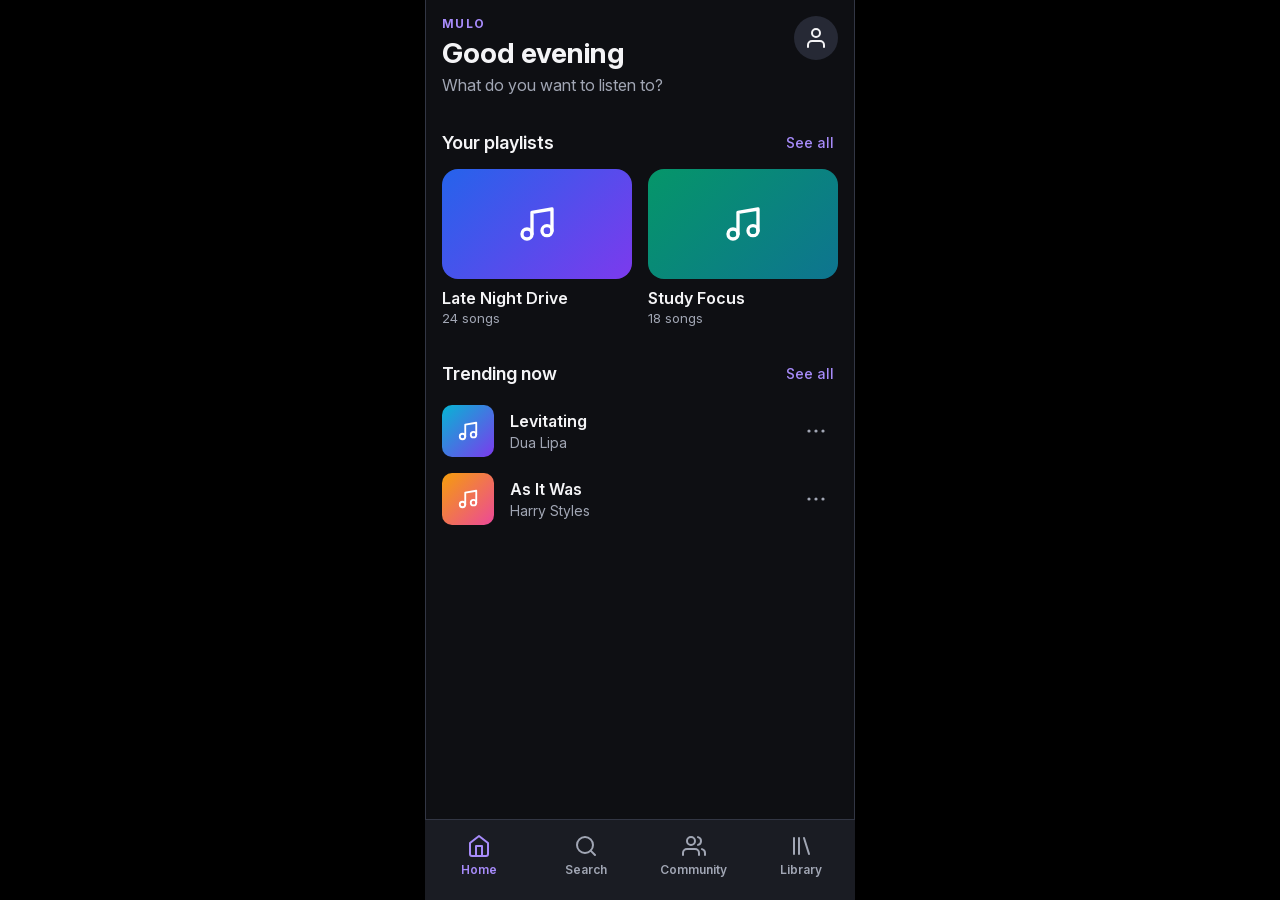
<file: mockup/index.html>
<!DOCTYPE html>
<html lang="en">
<head>
  <!--
    Mulo Music Player - Phase 3 UI Mock-Up
    Team: Music Lovers (Group 10)
    Jonah Rideout, Ahmed Yassine Messaoudi, Simon Waites,
    Guilherme Gatti, Jon Ibarlin
    Page: Home
  -->
  <meta charset="UTF-8">
  <meta name="viewport" content="width=device-width, initial-scale=1">
  <title>Mulo - Home</title>
  <link rel="stylesheet" href="css/styles.css">
</head>
<body>
  <div class="app">
    <main>

      <header class="page-header">
        <div>
          <p class="eyebrow">Mulo</p>
          <h1 class="page-title">Good evening</h1>
          <p class="page-subtitle">What do you want to listen to?</p>
        </div>
        <button class="icon-button" type="button" aria-label="Profile">
          <svg class="icon" viewBox="0 0 24 24" aria-hidden="true">
            <path d="M20 21v-2a4 4 0 0 0-4-4H8a4 4 0 0 0-4 4v2"/>
            <circle cx="12" cy="7" r="4"/>
          </svg>
        </button>
      </header>

      <section class="section">
        <div class="section-header">
          <h2 class="section-title">Your playlists</h2>
          <button class="text-button" type="button">See all</button>
        </div>
        <div class="tile-grid">
          <a class="tile" href="library.html">
            <div class="tile-art art-1">
              <svg class="icon" viewBox="0 0 24 24" aria-hidden="true">
                <path d="M9 18V5l12-2v13"/>
                <circle cx="6" cy="18" r="3"/>
                <circle cx="18" cy="16" r="3"/>
              </svg>
            </div>
            <p class="tile-title">Late Night Drive</p>
            <p class="tile-meta">24 songs</p>
          </a>
          <a class="tile" href="library.html">
            <div class="tile-art art-2">
              <svg class="icon" viewBox="0 0 24 24" aria-hidden="true">
                <path d="M9 18V5l12-2v13"/>
                <circle cx="6" cy="18" r="3"/>
                <circle cx="18" cy="16" r="3"/>
              </svg>
            </div>
            <p class="tile-title">Study Focus</p>
            <p class="tile-meta">18 songs</p>
          </a>
        </div>
      </section>

      <section class="section">
        <div class="section-header">
          <h2 class="section-title">Trending now</h2>
          <button class="text-button" type="button">See all</button>
        </div>
        <div class="song-list">

          <div class="song-row">
            <a class="song-link" href="now-playing.html">
              <div class="song-art art-3">
                <svg class="icon" viewBox="0 0 24 24" aria-hidden="true">
                  <path d="M9 18V5l12-2v13"/>
                  <circle cx="6" cy="18" r="3"/>
                  <circle cx="18" cy="16" r="3"/>
                </svg>
              </div>
              <div class="song-text">
                <p class="song-title">Levitating</p>
                <p class="song-artist">Dua Lipa</p>
              </div>
            </a>
            <button class="more-button" type="button" aria-label="More options for Levitating">
              <svg class="icon" viewBox="0 0 24 24" aria-hidden="true">
                <circle cx="5" cy="12" r="1.6"/>
                <circle cx="12" cy="12" r="1.6"/>
                <circle cx="19" cy="12" r="1.6"/>
              </svg>
            </button>
          </div>

          <div class="song-row">
            <a class="song-link" href="now-playing.html">
              <div class="song-art art-4">
                <svg class="icon" viewBox="0 0 24 24" aria-hidden="true">
                  <path d="M9 18V5l12-2v13"/>
                  <circle cx="6" cy="18" r="3"/>
                  <circle cx="18" cy="16" r="3"/>
                </svg>
              </div>
              <div class="song-text">
                <p class="song-title">As It Was</p>
                <p class="song-artist">Harry Styles</p>
              </div>
            </a>
            <button class="more-button" type="button" aria-label="More options for As It Was">
              <svg class="icon" viewBox="0 0 24 24" aria-hidden="true">
                <circle cx="5" cy="12" r="1.6"/>
                <circle cx="12" cy="12" r="1.6"/>
                <circle cx="19" cy="12" r="1.6"/>
              </svg>
            </button>
          </div>

        </div>
      </section>

    </main>

    <nav class="tab-bar" aria-label="Main navigation">
      <a class="tab-item active" href="index.html" aria-current="page">
        <svg class="icon" viewBox="0 0 24 24" aria-hidden="true">
          <path d="M3 9l9-7 9 7v11a2 2 0 0 1-2 2H5a2 2 0 0 1-2-2z"/>
          <polyline points="9 22 9 12 15 12 15 22"/>
        </svg>
        Home
      </a>
      <a class="tab-item" href="search.html">
        <svg class="icon" viewBox="0 0 24 24" aria-hidden="true">
          <circle cx="11" cy="11" r="8"/>
          <line x1="21" y1="21" x2="16.65" y2="16.65"/>
        </svg>
        Search
      </a>
      <a class="tab-item" href="community.html">
        <svg class="icon" viewBox="0 0 24 24" aria-hidden="true">
          <path d="M17 21v-2a4 4 0 0 0-4-4H5a4 4 0 0 0-4 4v2"/>
          <circle cx="9" cy="7" r="4"/>
          <path d="M23 21v-2a4 4 0 0 0-3-3.87"/>
          <path d="M16 3.13a4 4 0 0 1 0 7.75"/>
        </svg>
        Community
      </a>
      <a class="tab-item" href="library.html">
        <svg class="icon" viewBox="0 0 24 24" aria-hidden="true">
          <line x1="5" y1="4" x2="5" y2="20"/>
          <line x1="10" y1="4" x2="10" y2="20"/>
          <path d="M15 4l5 16"/>
        </svg>
        Library
      </a>
    </nav>
  </div>
</body>
</html>
</file>
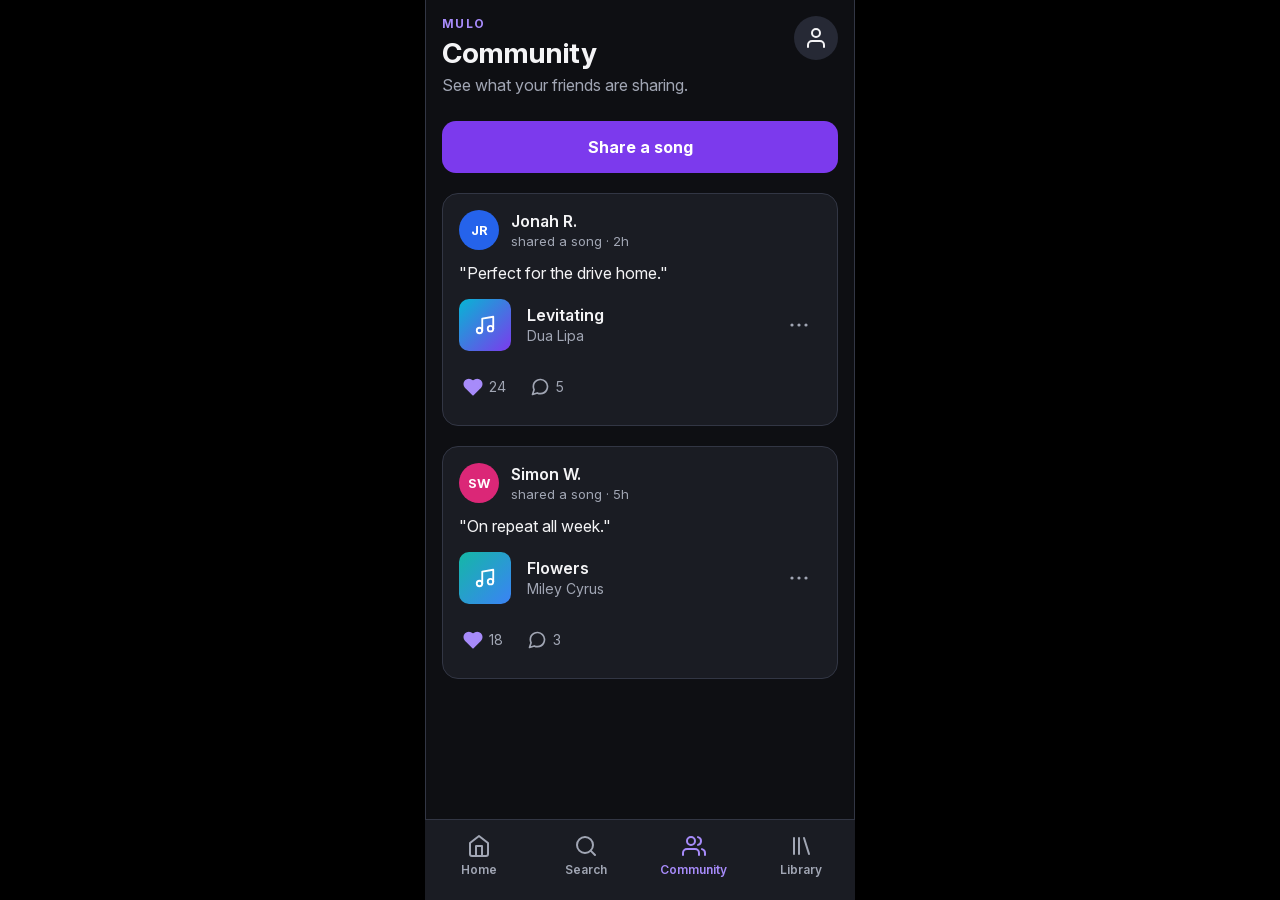
<file: mockup/community.html>
<!DOCTYPE html>
<html lang="en">
<head>
  <!--
    Mulo Music Player - Phase 3 UI Mock-Up
    Team: Music Lovers (Group 10)
    Jonah Rideout, Ahmed Yassine Messaoudi, Simon Waites,
    Guilherme Gatti, Jon Ibarlin
    Page: Community
  -->
  <meta charset="UTF-8">
  <meta name="viewport" content="width=device-width, initial-scale=1">
  <title>Mulo - Community</title>
  <link rel="stylesheet" href="css/styles.css">
</head>
<body>
  <div class="app">
    <main>

      <header class="page-header">
        <div>
          <p class="eyebrow">Mulo</p>
          <h1 class="page-title">Community</h1>
          <p class="page-subtitle">See what your friends are sharing.</p>
        </div>
        <button class="icon-button" type="button" aria-label="Profile">
          <svg class="icon" viewBox="0 0 24 24" aria-hidden="true">
            <path d="M20 21v-2a4 4 0 0 0-4-4H8a4 4 0 0 0-4 4v2"/>
            <circle cx="12" cy="7" r="4"/>
          </svg>
        </button>
      </header>

      <button class="btn btn-spaced" type="button">Share a song</button>

      <article class="post">
        <div class="post-author">
          <div class="avatar avatar-blue">JR</div>
          <div>
            <p class="post-name">Jonah R.</p>
            <p class="post-time">shared a song · 2h</p>
          </div>
        </div>
        <p class="post-quote">"Perfect for the drive home."</p>
        <div class="song-row">
          <a class="song-link" href="now-playing.html">
            <div class="song-art art-3">
              <svg class="icon" viewBox="0 0 24 24" aria-hidden="true">
                <path d="M9 18V5l12-2v13"/>
                <circle cx="6" cy="18" r="3"/>
                <circle cx="18" cy="16" r="3"/>
              </svg>
            </div>
            <div class="song-text">
              <p class="song-title">Levitating</p>
              <p class="song-artist">Dua Lipa</p>
            </div>
          </a>
          <button class="more-button" type="button" aria-label="More options for Levitating">
            <svg class="icon" viewBox="0 0 24 24" aria-hidden="true">
              <circle cx="5" cy="12" r="1.6"/>
              <circle cx="12" cy="12" r="1.6"/>
              <circle cx="19" cy="12" r="1.6"/>
            </svg>
          </button>
        </div>
        <div class="post-actions">
          <button class="action-btn" type="button" aria-label="Like, 24 likes">
            <svg class="icon" viewBox="0 0 24 24" aria-hidden="true" style="fill: var(--accent); stroke: var(--accent)">
              <path d="M20.84 4.61a5.5 5.5 0 0 0-7.78 0L12 5.67l-1.06-1.06a5.5 5.5 0 0 0-7.78 7.78l1.06 1.06L12 21.23l7.78-7.78 1.06-1.06a5.5 5.5 0 0 0 0-7.78z"/>
            </svg>
            24
          </button>
          <button class="action-btn" type="button" aria-label="Comments, 5 comments">
            <svg class="icon" viewBox="0 0 24 24" aria-hidden="true">
              <path d="M21 11.5a8.38 8.38 0 0 1-.9 3.8 8.5 8.5 0 0 1-7.6 4.7 8.38 8.38 0 0 1-3.8-.9L3 21l1.9-5.7a8.38 8.38 0 0 1-.9-3.8 8.5 8.5 0 0 1 4.7-7.6 8.38 8.38 0 0 1 3.8-.9h.5a8.48 8.48 0 0 1 8 8v.5z"/>
            </svg>
            5
          </button>
        </div>
      </article>

      <article class="post">
        <div class="post-author">
          <div class="avatar avatar-pink">SW</div>
          <div>
            <p class="post-name">Simon W.</p>
            <p class="post-time">shared a song · 5h</p>
          </div>
        </div>
        <p class="post-quote">"On repeat all week."</p>
        <div class="song-row">
          <a class="song-link" href="now-playing.html">
            <div class="song-art art-12">
              <svg class="icon" viewBox="0 0 24 24" aria-hidden="true">
                <path d="M9 18V5l12-2v13"/>
                <circle cx="6" cy="18" r="3"/>
                <circle cx="18" cy="16" r="3"/>
              </svg>
            </div>
            <div class="song-text">
              <p class="song-title">Flowers</p>
              <p class="song-artist">Miley Cyrus</p>
            </div>
          </a>
          <button class="more-button" type="button" aria-label="More options for Flowers">
            <svg class="icon" viewBox="0 0 24 24" aria-hidden="true">
              <circle cx="5" cy="12" r="1.6"/>
              <circle cx="12" cy="12" r="1.6"/>
              <circle cx="19" cy="12" r="1.6"/>
            </svg>
          </button>
        </div>
        <div class="post-actions">
          <button class="action-btn" type="button" aria-label="Like, 18 likes">
            <svg class="icon" viewBox="0 0 24 24" aria-hidden="true" style="fill: var(--accent); stroke: var(--accent)">
              <path d="M20.84 4.61a5.5 5.5 0 0 0-7.78 0L12 5.67l-1.06-1.06a5.5 5.5 0 0 0-7.78 7.78l1.06 1.06L12 21.23l7.78-7.78 1.06-1.06a5.5 5.5 0 0 0 0-7.78z"/>
            </svg>
            18
          </button>
          <button class="action-btn" type="button" aria-label="Comments, 3 comments">
            <svg class="icon" viewBox="0 0 24 24" aria-hidden="true">
              <path d="M21 11.5a8.38 8.38 0 0 1-.9 3.8 8.5 8.5 0 0 1-7.6 4.7 8.38 8.38 0 0 1-3.8-.9L3 21l1.9-5.7a8.38 8.38 0 0 1-.9-3.8 8.5 8.5 0 0 1 4.7-7.6 8.38 8.38 0 0 1 3.8-.9h.5a8.48 8.48 0 0 1 8 8v.5z"/>
            </svg>
            3
          </button>
        </div>
      </article>

    </main>

    <nav class="tab-bar" aria-label="Main navigation">
      <a class="tab-item" href="index.html">
        <svg class="icon" viewBox="0 0 24 24" aria-hidden="true">
          <path d="M3 9l9-7 9 7v11a2 2 0 0 1-2 2H5a2 2 0 0 1-2-2z"/>
          <polyline points="9 22 9 12 15 12 15 22"/>
        </svg>
        Home
      </a>
      <a class="tab-item" href="search.html">
        <svg class="icon" viewBox="0 0 24 24" aria-hidden="true">
          <circle cx="11" cy="11" r="8"/>
          <line x1="21" y1="21" x2="16.65" y2="16.65"/>
        </svg>
        Search
      </a>
      <a class="tab-item active" href="community.html" aria-current="page">
        <svg class="icon" viewBox="0 0 24 24" aria-hidden="true">
          <path d="M17 21v-2a4 4 0 0 0-4-4H5a4 4 0 0 0-4 4v2"/>
          <circle cx="9" cy="7" r="4"/>
          <path d="M23 21v-2a4 4 0 0 0-3-3.87"/>
          <path d="M16 3.13a4 4 0 0 1 0 7.75"/>
        </svg>
        Community
      </a>
      <a class="tab-item" href="library.html">
        <svg class="icon" viewBox="0 0 24 24" aria-hidden="true">
          <line x1="5" y1="4" x2="5" y2="20"/>
          <line x1="10" y1="4" x2="10" y2="20"/>
          <path d="M15 4l5 16"/>
        </svg>
        Library
      </a>
    </nav>
  </div>
</body>
</html>
</file>
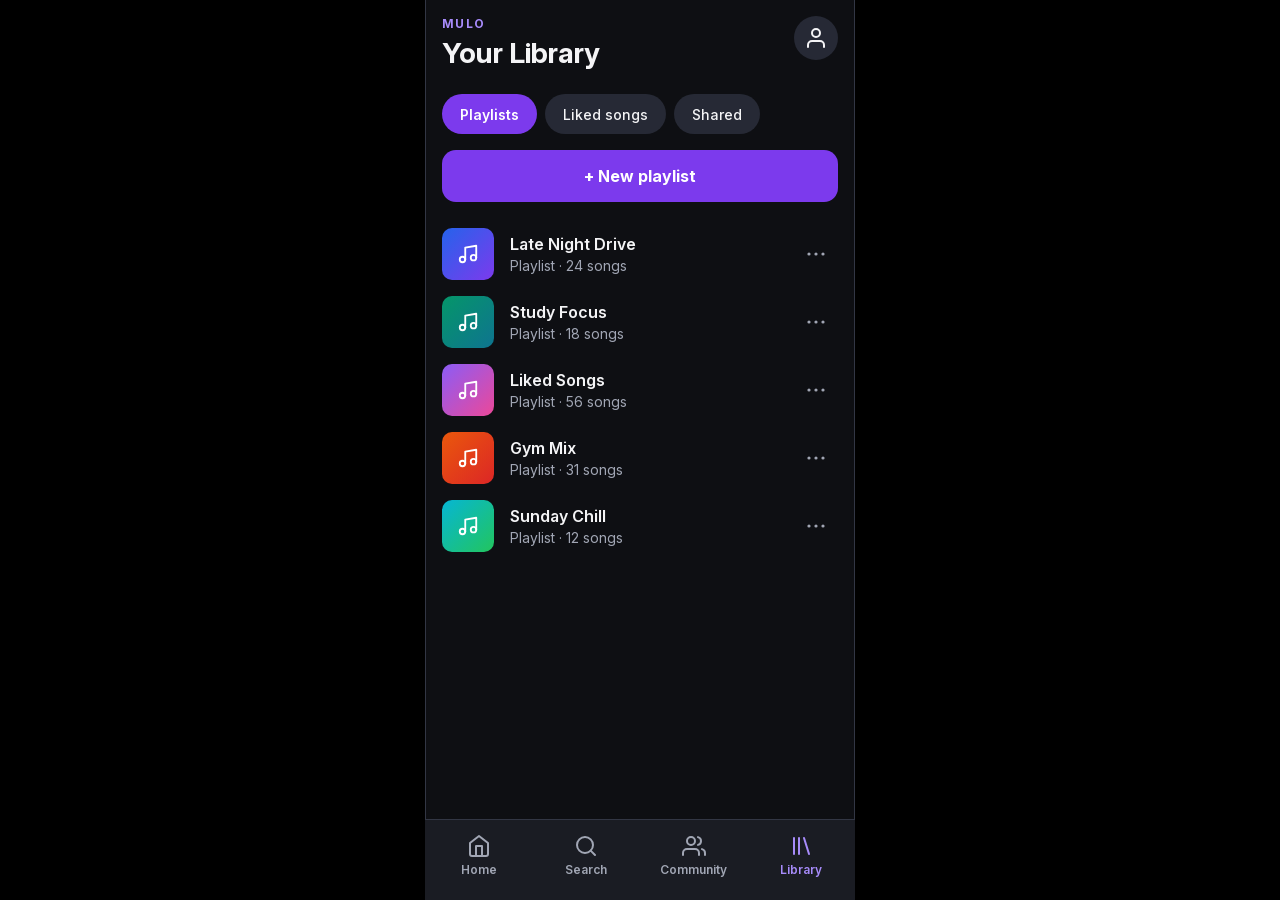
<file: mockup/library.html>
<!DOCTYPE html>
<html lang="en">
<head>
  <!--
    Mulo Music Player - Phase 3 UI Mock-Up
    Team: Music Lovers (Group 10)
    Jonah Rideout, Ahmed Yassine Messaoudi, Simon Waites,
    Guilherme Gatti, Jon Ibarlin
    Page: Library
  -->
  <meta charset="UTF-8">
  <meta name="viewport" content="width=device-width, initial-scale=1">
  <title>Mulo - Library</title>
  <link rel="stylesheet" href="css/styles.css">
</head>
<body>
  <div class="app">
    <main>

      <header class="page-header">
        <div>
          <p class="eyebrow">Mulo</p>
          <h1 class="page-title">Your Library</h1>
        </div>
        <button class="icon-button" type="button" aria-label="Profile">
          <svg class="icon" viewBox="0 0 24 24" aria-hidden="true">
            <path d="M20 21v-2a4 4 0 0 0-4-4H8a4 4 0 0 0-4 4v2"/>
            <circle cx="12" cy="7" r="4"/>
          </svg>
        </button>
      </header>

      <div class="chip-row">
        <button class="chip selected" type="button">Playlists</button>
        <button class="chip" type="button">Liked songs</button>
        <button class="chip" type="button">Shared</button>
      </div>

      <a class="btn btn-spaced" href="new-playlist.html">+ New playlist</a>

      <div class="song-list">

        <div class="song-row">
          <a class="song-link" href="now-playing.html">
            <div class="song-art art-1">
              <svg class="icon" viewBox="0 0 24 24" aria-hidden="true">
                <path d="M9 18V5l12-2v13"/>
                <circle cx="6" cy="18" r="3"/>
                <circle cx="18" cy="16" r="3"/>
              </svg>
            </div>
            <div class="song-text">
              <p class="song-title">Late Night Drive</p>
              <p class="song-artist">Playlist · 24 songs</p>
            </div>
          </a>
          <button class="more-button" type="button" aria-label="More options for Late Night Drive">
            <svg class="icon" viewBox="0 0 24 24" aria-hidden="true">
              <circle cx="5" cy="12" r="1.6"/>
              <circle cx="12" cy="12" r="1.6"/>
              <circle cx="19" cy="12" r="1.6"/>
            </svg>
          </button>
        </div>

        <div class="song-row">
          <a class="song-link" href="now-playing.html">
            <div class="song-art art-2">
              <svg class="icon" viewBox="0 0 24 24" aria-hidden="true">
                <path d="M9 18V5l12-2v13"/>
                <circle cx="6" cy="18" r="3"/>
                <circle cx="18" cy="16" r="3"/>
              </svg>
            </div>
            <div class="song-text">
              <p class="song-title">Study Focus</p>
              <p class="song-artist">Playlist · 18 songs</p>
            </div>
          </a>
          <button class="more-button" type="button" aria-label="More options for Study Focus">
            <svg class="icon" viewBox="0 0 24 24" aria-hidden="true">
              <circle cx="5" cy="12" r="1.6"/>
              <circle cx="12" cy="12" r="1.6"/>
              <circle cx="19" cy="12" r="1.6"/>
            </svg>
          </button>
        </div>

        <div class="song-row">
          <a class="song-link" href="now-playing.html">
            <div class="song-art art-9">
              <svg class="icon" viewBox="0 0 24 24" aria-hidden="true">
                <path d="M9 18V5l12-2v13"/>
                <circle cx="6" cy="18" r="3"/>
                <circle cx="18" cy="16" r="3"/>
              </svg>
            </div>
            <div class="song-text">
              <p class="song-title">Liked Songs</p>
              <p class="song-artist">Playlist · 56 songs</p>
            </div>
          </a>
          <button class="more-button" type="button" aria-label="More options for Liked Songs">
            <svg class="icon" viewBox="0 0 24 24" aria-hidden="true">
              <circle cx="5" cy="12" r="1.6"/>
              <circle cx="12" cy="12" r="1.6"/>
              <circle cx="19" cy="12" r="1.6"/>
            </svg>
          </button>
        </div>

        <div class="song-row">
          <a class="song-link" href="now-playing.html">
            <div class="song-art art-10">
              <svg class="icon" viewBox="0 0 24 24" aria-hidden="true">
                <path d="M9 18V5l12-2v13"/>
                <circle cx="6" cy="18" r="3"/>
                <circle cx="18" cy="16" r="3"/>
              </svg>
            </div>
            <div class="song-text">
              <p class="song-title">Gym Mix</p>
              <p class="song-artist">Playlist · 31 songs</p>
            </div>
          </a>
          <button class="more-button" type="button" aria-label="More options for Gym Mix">
            <svg class="icon" viewBox="0 0 24 24" aria-hidden="true">
              <circle cx="5" cy="12" r="1.6"/>
              <circle cx="12" cy="12" r="1.6"/>
              <circle cx="19" cy="12" r="1.6"/>
            </svg>
          </button>
        </div>

        <div class="song-row">
          <a class="song-link" href="now-playing.html">
            <div class="song-art art-11">
              <svg class="icon" viewBox="0 0 24 24" aria-hidden="true">
                <path d="M9 18V5l12-2v13"/>
                <circle cx="6" cy="18" r="3"/>
                <circle cx="18" cy="16" r="3"/>
              </svg>
            </div>
            <div class="song-text">
              <p class="song-title">Sunday Chill</p>
              <p class="song-artist">Playlist · 12 songs</p>
            </div>
          </a>
          <button class="more-button" type="button" aria-label="More options for Sunday Chill">
            <svg class="icon" viewBox="0 0 24 24" aria-hidden="true">
              <circle cx="5" cy="12" r="1.6"/>
              <circle cx="12" cy="12" r="1.6"/>
              <circle cx="19" cy="12" r="1.6"/>
            </svg>
          </button>
        </div>

      </div>

    </main>

    <nav class="tab-bar" aria-label="Main navigation">
      <a class="tab-item" href="index.html">
        <svg class="icon" viewBox="0 0 24 24" aria-hidden="true">
          <path d="M3 9l9-7 9 7v11a2 2 0 0 1-2 2H5a2 2 0 0 1-2-2z"/>
          <polyline points="9 22 9 12 15 12 15 22"/>
        </svg>
        Home
      </a>
      <a class="tab-item" href="search.html">
        <svg class="icon" viewBox="0 0 24 24" aria-hidden="true">
          <circle cx="11" cy="11" r="8"/>
          <line x1="21" y1="21" x2="16.65" y2="16.65"/>
        </svg>
        Search
      </a>
      <a class="tab-item" href="community.html">
        <svg class="icon" viewBox="0 0 24 24" aria-hidden="true">
          <path d="M17 21v-2a4 4 0 0 0-4-4H5a4 4 0 0 0-4 4v2"/>
          <circle cx="9" cy="7" r="4"/>
          <path d="M23 21v-2a4 4 0 0 0-3-3.87"/>
          <path d="M16 3.13a4 4 0 0 1 0 7.75"/>
        </svg>
        Community
      </a>
      <a class="tab-item active" href="library.html" aria-current="page">
        <svg class="icon" viewBox="0 0 24 24" aria-hidden="true">
          <line x1="5" y1="4" x2="5" y2="20"/>
          <line x1="10" y1="4" x2="10" y2="20"/>
          <path d="M15 4l5 16"/>
        </svg>
        Library
      </a>
    </nav>
  </div>
</body>
</html>
</file>
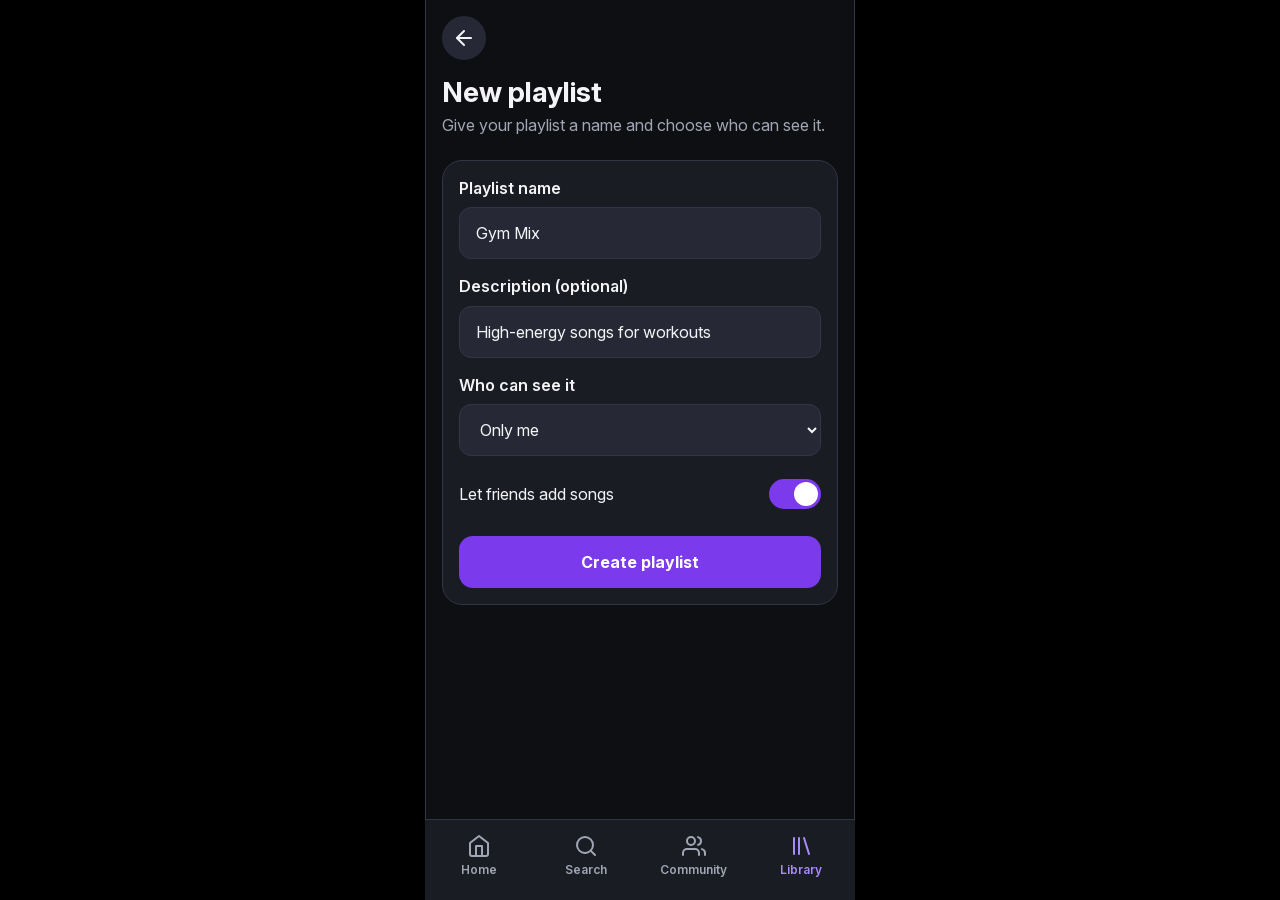
<file: mockup/new-playlist.html>
<!DOCTYPE html>
<html lang="en">
<head>
  <!--
    Mulo Music Player - Phase 3 UI Mock-Up
    Team: Music Lovers (Group 10)
    Jonah Rideout, Ahmed Yassine Messaoudi, Simon Waites,
    Guilherme Gatti, Jon Ibarlin
    Page: New Playlist
  -->
  <meta charset="UTF-8">
  <meta name="viewport" content="width=device-width, initial-scale=1">
  <title>Mulo - New Playlist</title>
  <link rel="stylesheet" href="css/styles.css">
</head>
<body>
  <div class="app">
    <main>

      <div class="back-row">
        <a class="icon-button" href="library.html" aria-label="Back to Library">
          <svg class="icon" viewBox="0 0 24 24" aria-hidden="true">
            <line x1="19" y1="12" x2="5" y2="12"/>
            <polyline points="12 19 5 12 12 5"/>
          </svg>
        </a>
      </div>

      <header class="page-header">
        <div>
          <h1 class="page-title">New playlist</h1>
          <p class="page-subtitle">Give your playlist a name and choose who can see it.</p>
        </div>
      </header>

      <!-- In Phase 4 this form will save the playlist to Supabase -->
      <form class="form-card" action="library.html" method="get">

        <div class="field">
          <label for="playlist-name">Playlist name</label>
          <input id="playlist-name" name="name" type="text" value="Gym Mix" required>
        </div>

        <div class="field">
          <label for="playlist-description">Description (optional)</label>
          <input id="playlist-description" name="description" type="text" value="High-energy songs for workouts">
        </div>

        <div class="field">
          <label for="playlist-visibility">Who can see it</label>
          <select id="playlist-visibility" name="visibility">
            <option value="me" selected>Only me</option>
            <option value="friends">Friends</option>
            <option value="everyone">Everyone</option>
          </select>
        </div>

        <div class="toggle-row">
          <label for="friends-add">Let friends add songs</label>
          <div class="toggle">
            <input id="friends-add" name="friends_add" type="checkbox" checked>
            <span class="switch"></span>
          </div>
        </div>

        <button class="btn" type="submit">Create playlist</button>

      </form>

    </main>

    <nav class="tab-bar" aria-label="Main navigation">
      <a class="tab-item" href="index.html">
        <svg class="icon" viewBox="0 0 24 24" aria-hidden="true">
          <path d="M3 9l9-7 9 7v11a2 2 0 0 1-2 2H5a2 2 0 0 1-2-2z"/>
          <polyline points="9 22 9 12 15 12 15 22"/>
        </svg>
        Home
      </a>
      <a class="tab-item" href="search.html">
        <svg class="icon" viewBox="0 0 24 24" aria-hidden="true">
          <circle cx="11" cy="11" r="8"/>
          <line x1="21" y1="21" x2="16.65" y2="16.65"/>
        </svg>
        Search
      </a>
      <a class="tab-item" href="community.html">
        <svg class="icon" viewBox="0 0 24 24" aria-hidden="true">
          <path d="M17 21v-2a4 4 0 0 0-4-4H5a4 4 0 0 0-4 4v2"/>
          <circle cx="9" cy="7" r="4"/>
          <path d="M23 21v-2a4 4 0 0 0-3-3.87"/>
          <path d="M16 3.13a4 4 0 0 1 0 7.75"/>
        </svg>
        Community
      </a>
      <a class="tab-item active" href="library.html" aria-current="page">
        <svg class="icon" viewBox="0 0 24 24" aria-hidden="true">
          <line x1="5" y1="4" x2="5" y2="20"/>
          <line x1="10" y1="4" x2="10" y2="20"/>
          <path d="M15 4l5 16"/>
        </svg>
        Library
      </a>
    </nav>
  </div>
</body>
</html>
</file>
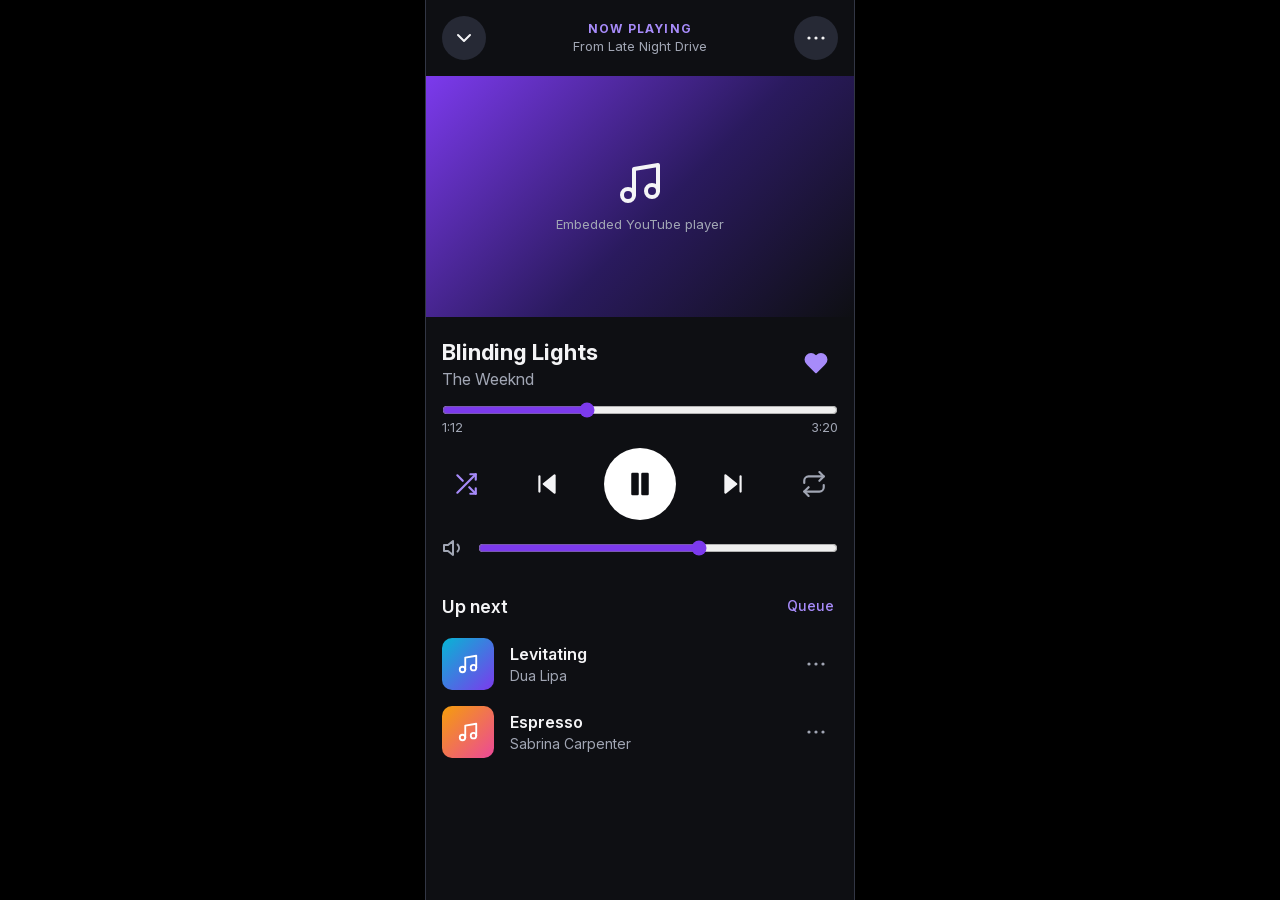
<file: mockup/now-playing.html>
<!DOCTYPE html>
<html lang="en">
<head>
  <!--
    Mulo Music Player - Phase 3 UI Mock-Up
    Team: Music Lovers (Group 10)
    Jonah Rideout, Ahmed Yassine Messaoudi, Simon Waites,
    Guilherme Gatti, Jon Ibarlin
    Page: Now Playing
  -->
  <meta charset="UTF-8">
  <meta name="viewport" content="width=device-width, initial-scale=1">
  <title>Mulo - Now Playing</title>
  <link rel="stylesheet" href="css/styles.css">
</head>
<body>
  <div class="app" style="padding-bottom: 24px;">

    <header class="np-top">
      <!-- Close: leaves Now Playing and shrinks the player to the top (ADR 2) -->
      <a class="icon-button" href="search-playing.html" aria-label="Close Now Playing">
        <svg class="icon" viewBox="0 0 24 24" aria-hidden="true">
          <polyline points="6 9 12 15 18 9"/>
        </svg>
      </a>
      <div class="np-title-block">
        <p class="np-label">Now Playing</p>
        <p class="np-from">From Late Night Drive</p>
      </div>
      <button class="icon-button" type="button" aria-label="More options">
        <svg class="icon" viewBox="0 0 24 24" aria-hidden="true">
          <circle cx="5" cy="12" r="1.6" style="fill: currentColor; stroke: none"/>
          <circle cx="12" cy="12" r="1.6" style="fill: currentColor; stroke: none"/>
          <circle cx="19" cy="12" r="1.6" style="fill: currentColor; stroke: none"/>
        </svg>
      </button>
    </header>

    <!-- Player placeholder (the real app uses the YouTube IFrame player here) -->
    <div class="player-box">
      <svg class="icon" viewBox="0 0 24 24" aria-hidden="true">
        <path d="M9 18V5l12-2v13"/>
        <circle cx="6" cy="18" r="3"/>
        <circle cx="18" cy="16" r="3"/>
      </svg>
      <p>Embedded YouTube player</p>
    </div>

    <main class="np-body" style="padding-top: 0;">

      <div class="np-info">
        <div>
          <h1 class="np-song">Blinding Lights</h1>
          <p class="np-artist">The Weeknd</p>
        </div>
        <button class="like-button" type="button" aria-label="Unlike this song">
          <svg class="icon" viewBox="0 0 24 24" aria-hidden="true">
            <path d="M20.84 4.61a5.5 5.5 0 0 0-7.78 0L12 5.67l-1.06-1.06a5.5 5.5 0 0 0-7.78 7.78l1.06 1.06L12 21.23l7.78-7.78 1.06-1.06a5.5 5.5 0 0 0 0-7.78z"/>
          </svg>
        </button>
      </div>

      <div>
        <label class="visually-hidden" for="seek">Seek</label>
        <input class="slider" id="seek" type="range" min="0" max="200" value="72">
        <div class="time-row">
          <span>1:12</span>
          <span>3:20</span>
        </div>
      </div>

      <div class="controls">
        <button class="control-btn on" type="button" aria-label="Shuffle (on)">
          <svg class="icon" viewBox="0 0 24 24" aria-hidden="true">
            <polyline points="16 3 21 3 21 8"/>
            <line x1="4" y1="20" x2="21" y2="3"/>
            <polyline points="21 16 21 21 16 21"/>
            <line x1="15" y1="15" x2="21" y2="21"/>
            <line x1="4" y1="4" x2="9" y2="9"/>
          </svg>
        </button>
        <button class="control-btn strong" type="button" aria-label="Previous song">
          <svg class="icon" viewBox="0 0 24 24" aria-hidden="true">
            <polygon points="19 20 9 12 19 4 19 20" style="fill: currentColor"/>
            <line x1="5" y1="19" x2="5" y2="5"/>
          </svg>
        </button>
        <button class="play-btn" type="button" aria-label="Pause">
          <svg class="icon" viewBox="0 0 24 24" aria-hidden="true">
            <rect x="6" y="4" width="4" height="16"/>
            <rect x="14" y="4" width="4" height="16"/>
          </svg>
        </button>
        <button class="control-btn strong" type="button" aria-label="Next song">
          <svg class="icon" viewBox="0 0 24 24" aria-hidden="true">
            <polygon points="5 4 15 12 5 20 5 4" style="fill: currentColor"/>
            <line x1="19" y1="5" x2="19" y2="19"/>
          </svg>
        </button>
        <button class="control-btn" type="button" aria-label="Repeat (off)">
          <svg class="icon" viewBox="0 0 24 24" aria-hidden="true">
            <polyline points="17 1 21 5 17 9"/>
            <path d="M3 11V9a4 4 0 0 1 4-4h14"/>
            <polyline points="7 23 3 19 7 15"/>
            <path d="M21 13v2a4 4 0 0 1-4 4H3"/>
          </svg>
        </button>
      </div>

      <div class="volume-row">
        <svg class="icon" viewBox="0 0 24 24" aria-hidden="true">
          <polygon points="11 5 6 9 2 9 2 15 6 15 11 19 11 5"/>
          <path d="M15.54 8.46a5 5 0 0 1 0 7.07"/>
        </svg>
        <label class="visually-hidden" for="volume">Volume</label>
        <input class="slider" id="volume" type="range" min="0" max="100" value="62">
      </div>

      <section>
        <div class="section-header">
          <h2 class="section-title">Up next</h2>
          <button class="text-button" type="button">Queue</button>
        </div>
        <div class="song-list">

          <div class="song-row">
            <a class="song-link" href="now-playing.html">
              <div class="song-art art-3">
                <svg class="icon" viewBox="0 0 24 24" aria-hidden="true">
                  <path d="M9 18V5l12-2v13"/>
                  <circle cx="6" cy="18" r="3"/>
                  <circle cx="18" cy="16" r="3"/>
                </svg>
              </div>
              <div class="song-text">
                <p class="song-title">Levitating</p>
                <p class="song-artist">Dua Lipa</p>
              </div>
            </a>
            <button class="more-button" type="button" aria-label="More options for Levitating">
              <svg class="icon" viewBox="0 0 24 24" aria-hidden="true">
                <circle cx="5" cy="12" r="1.6"/>
                <circle cx="12" cy="12" r="1.6"/>
                <circle cx="19" cy="12" r="1.6"/>
              </svg>
            </button>
          </div>

          <div class="song-row">
            <a class="song-link" href="now-playing.html">
              <div class="song-art art-4">
                <svg class="icon" viewBox="0 0 24 24" aria-hidden="true">
                  <path d="M9 18V5l12-2v13"/>
                  <circle cx="6" cy="18" r="3"/>
                  <circle cx="18" cy="16" r="3"/>
                </svg>
              </div>
              <div class="song-text">
                <p class="song-title">Espresso</p>
                <p class="song-artist">Sabrina Carpenter</p>
              </div>
            </a>
            <button class="more-button" type="button" aria-label="More options for Espresso">
              <svg class="icon" viewBox="0 0 24 24" aria-hidden="true">
                <circle cx="5" cy="12" r="1.6"/>
                <circle cx="12" cy="12" r="1.6"/>
                <circle cx="19" cy="12" r="1.6"/>
              </svg>
            </button>
          </div>

        </div>
      </section>

    </main>
  </div>
</body>
</html>
</file>
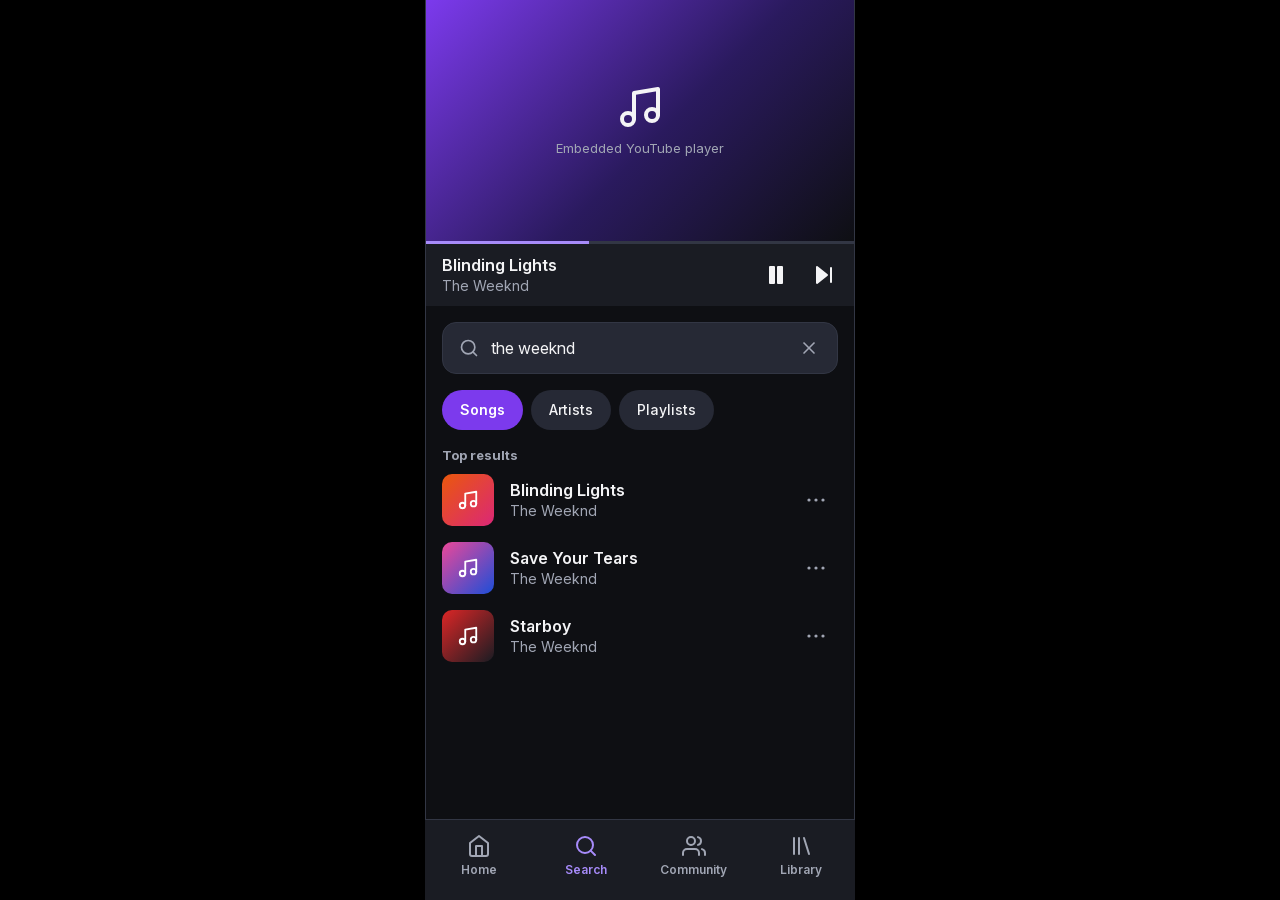
<file: mockup/search-playing.html>
<!DOCTYPE html>
<html lang="en">
<head>
  <!--
    Mulo Music Player - Phase 3 UI Mock-Up
    Team: Music Lovers (Group 10)
    Jonah Rideout, Ahmed Yassine Messaoudi, Simon Waites,
    Guilherme Gatti, Jon Ibarlin
    Page: Search (with pinned player)
  -->
  <meta charset="UTF-8">
  <meta name="viewport" content="width=device-width, initial-scale=1">
  <title>Mulo - Search (Playing)</title>
  <link rel="stylesheet" href="css/styles.css">
</head>
<body>
  <div class="app">

    <!-- Pinned player: stays at the top while the page scrolls (ADR 2) -->
    <section class="pinned-player" aria-label="Now playing">
      <div class="player-box">
        <svg class="icon" viewBox="0 0 24 24" aria-hidden="true">
          <path d="M9 18V5l12-2v13"/>
          <circle cx="6" cy="18" r="3"/>
          <circle cx="18" cy="16" r="3"/>
        </svg>
        <p>Embedded YouTube player</p>
      </div>
      <div class="mini-progress"><span style="width: 38%"></span></div>
      <div class="mini-player-bar">
        <a class="mini-player-text" href="now-playing.html" aria-label="Open Now Playing">
          <p class="song-title">Blinding Lights</p>
          <p class="song-artist">The Weeknd</p>
        </a>
        <button class="icon-button" type="button" aria-label="Pause">
          <svg class="icon" viewBox="0 0 24 24" aria-hidden="true">
            <rect x="6" y="4" width="4" height="16" style="fill: currentColor"/>
            <rect x="14" y="4" width="4" height="16" style="fill: currentColor"/>
          </svg>
        </button>
        <button class="icon-button" type="button" aria-label="Next song">
          <svg class="icon" viewBox="0 0 24 24" aria-hidden="true">
            <polygon points="5 4 15 12 5 20 5 4" style="fill: currentColor"/>
            <line x1="19" y1="5" x2="19" y2="19"/>
          </svg>
        </button>
      </div>
    </section>

    <main>

      <form class="search-field" action="search-playing.html" role="search">
        <svg class="icon" viewBox="0 0 24 24" aria-hidden="true">
          <circle cx="11" cy="11" r="8"/>
          <line x1="21" y1="21" x2="16.65" y2="16.65"/>
        </svg>
        <label class="visually-hidden" for="search-input">Search songs, artists or playlists</label>
        <input id="search-input" name="q" type="search" value="the weeknd" placeholder="Search songs, artists, playlists">
        <button class="clear-button" type="reset" aria-label="Clear search">
          <svg class="icon" viewBox="0 0 24 24" aria-hidden="true">
            <line x1="18" y1="6" x2="6" y2="18"/>
            <line x1="6" y1="6" x2="18" y2="18"/>
          </svg>
        </button>
      </form>

      <div class="chip-row">
        <button class="chip selected" type="button">Songs</button>
        <button class="chip" type="button">Artists</button>
        <button class="chip" type="button">Playlists</button>
      </div>

      <section>
        <h2 class="results-label">Top results</h2>
        <div class="song-list">

          <div class="song-row">
            <a class="song-link" href="now-playing.html">
              <div class="song-art art-7">
                <svg class="icon" viewBox="0 0 24 24" aria-hidden="true">
                  <path d="M9 18V5l12-2v13"/>
                  <circle cx="6" cy="18" r="3"/>
                  <circle cx="18" cy="16" r="3"/>
                </svg>
              </div>
              <div class="song-text">
                <p class="song-title">Blinding Lights</p>
                <p class="song-artist">The Weeknd</p>
              </div>
            </a>
            <button class="more-button" type="button" aria-label="More options for Blinding Lights">
              <svg class="icon" viewBox="0 0 24 24" aria-hidden="true">
                <circle cx="5" cy="12" r="1.6"/>
                <circle cx="12" cy="12" r="1.6"/>
                <circle cx="19" cy="12" r="1.6"/>
              </svg>
            </button>
          </div>

          <div class="song-row">
            <a class="song-link" href="now-playing.html">
              <div class="song-art art-5">
                <svg class="icon" viewBox="0 0 24 24" aria-hidden="true">
                  <path d="M9 18V5l12-2v13"/>
                  <circle cx="6" cy="18" r="3"/>
                  <circle cx="18" cy="16" r="3"/>
                </svg>
              </div>
              <div class="song-text">
                <p class="song-title">Save Your Tears</p>
                <p class="song-artist">The Weeknd</p>
              </div>
            </a>
            <button class="more-button" type="button" aria-label="More options for Save Your Tears">
              <svg class="icon" viewBox="0 0 24 24" aria-hidden="true">
                <circle cx="5" cy="12" r="1.6"/>
                <circle cx="12" cy="12" r="1.6"/>
                <circle cx="19" cy="12" r="1.6"/>
              </svg>
            </button>
          </div>

          <div class="song-row">
            <a class="song-link" href="now-playing.html">
              <div class="song-art art-6">
                <svg class="icon" viewBox="0 0 24 24" aria-hidden="true">
                  <path d="M9 18V5l12-2v13"/>
                  <circle cx="6" cy="18" r="3"/>
                  <circle cx="18" cy="16" r="3"/>
                </svg>
              </div>
              <div class="song-text">
                <p class="song-title">Starboy</p>
                <p class="song-artist">The Weeknd</p>
              </div>
            </a>
            <button class="more-button" type="button" aria-label="More options for Starboy">
              <svg class="icon" viewBox="0 0 24 24" aria-hidden="true">
                <circle cx="5" cy="12" r="1.6"/>
                <circle cx="12" cy="12" r="1.6"/>
                <circle cx="19" cy="12" r="1.6"/>
              </svg>
            </button>
          </div>

        </div>
      </section>

    </main>

    <nav class="tab-bar" aria-label="Main navigation">
      <a class="tab-item" href="index.html">
        <svg class="icon" viewBox="0 0 24 24" aria-hidden="true">
          <path d="M3 9l9-7 9 7v11a2 2 0 0 1-2 2H5a2 2 0 0 1-2-2z"/>
          <polyline points="9 22 9 12 15 12 15 22"/>
        </svg>
        Home
      </a>
      <a class="tab-item active" href="search-playing.html" aria-current="page">
        <svg class="icon" viewBox="0 0 24 24" aria-hidden="true">
          <circle cx="11" cy="11" r="8"/>
          <line x1="21" y1="21" x2="16.65" y2="16.65"/>
        </svg>
        Search
      </a>
      <a class="tab-item" href="community.html">
        <svg class="icon" viewBox="0 0 24 24" aria-hidden="true">
          <path d="M17 21v-2a4 4 0 0 0-4-4H5a4 4 0 0 0-4 4v2"/>
          <circle cx="9" cy="7" r="4"/>
          <path d="M23 21v-2a4 4 0 0 0-3-3.87"/>
          <path d="M16 3.13a4 4 0 0 1 0 7.75"/>
        </svg>
        Community
      </a>
      <a class="tab-item" href="library.html">
        <svg class="icon" viewBox="0 0 24 24" aria-hidden="true">
          <line x1="5" y1="4" x2="5" y2="20"/>
          <line x1="10" y1="4" x2="10" y2="20"/>
          <path d="M15 4l5 16"/>
        </svg>
        Library
      </a>
    </nav>
  </div>
</body>
</html>
</file>
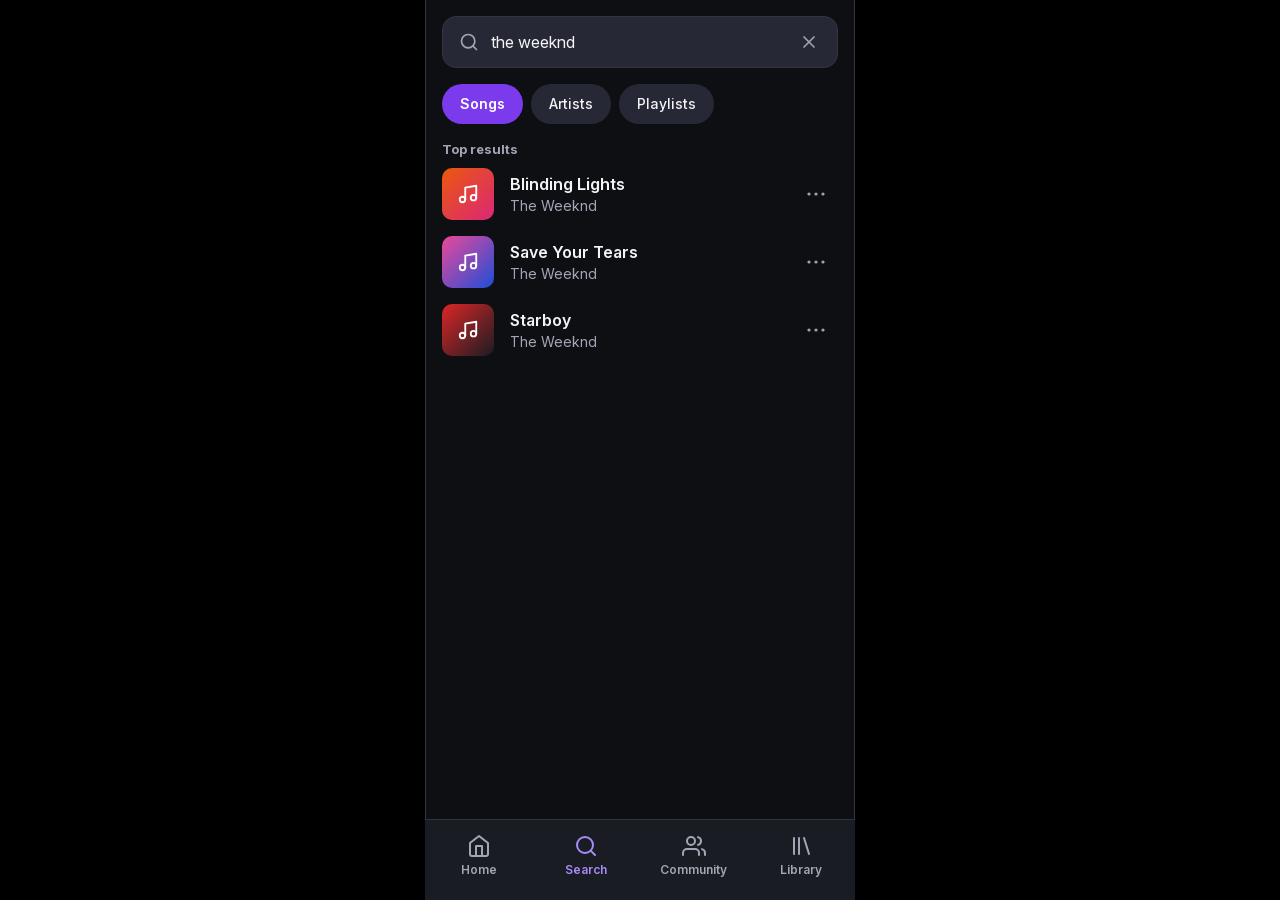
<file: mockup/search.html>
<!DOCTYPE html>
<html lang="en">
<head>
  <!--
    Mulo Music Player - Phase 3 UI Mock-Up
    Team: Music Lovers (Group 10)
    Jonah Rideout, Ahmed Yassine Messaoudi, Simon Waites,
    Guilherme Gatti, Jon Ibarlin
    Page: Search
  -->
  <meta charset="UTF-8">
  <meta name="viewport" content="width=device-width, initial-scale=1">
  <title>Mulo - Search</title>
  <link rel="stylesheet" href="css/styles.css">
</head>
<body>
  <div class="app">
    <main>

      <form class="search-field" action="search.html" role="search">
        <svg class="icon" viewBox="0 0 24 24" aria-hidden="true">
          <circle cx="11" cy="11" r="8"/>
          <line x1="21" y1="21" x2="16.65" y2="16.65"/>
        </svg>
        <label class="visually-hidden" for="search-input">Search songs, artists or playlists</label>
        <input id="search-input" name="q" type="search" value="the weeknd" placeholder="Search songs, artists, playlists">
        <button class="clear-button" type="reset" aria-label="Clear search">
          <svg class="icon" viewBox="0 0 24 24" aria-hidden="true">
            <line x1="18" y1="6" x2="6" y2="18"/>
            <line x1="6" y1="6" x2="18" y2="18"/>
          </svg>
        </button>
      </form>

      <div class="chip-row">
        <button class="chip selected" type="button">Songs</button>
        <button class="chip" type="button">Artists</button>
        <button class="chip" type="button">Playlists</button>
      </div>

      <section>
        <h2 class="results-label">Top results</h2>
        <div class="song-list">

          <div class="song-row">
            <a class="song-link" href="now-playing.html">
              <div class="song-art art-7">
                <svg class="icon" viewBox="0 0 24 24" aria-hidden="true">
                  <path d="M9 18V5l12-2v13"/>
                  <circle cx="6" cy="18" r="3"/>
                  <circle cx="18" cy="16" r="3"/>
                </svg>
              </div>
              <div class="song-text">
                <p class="song-title">Blinding Lights</p>
                <p class="song-artist">The Weeknd</p>
              </div>
            </a>
            <button class="more-button" type="button" aria-label="More options for Blinding Lights">
              <svg class="icon" viewBox="0 0 24 24" aria-hidden="true">
                <circle cx="5" cy="12" r="1.6"/>
                <circle cx="12" cy="12" r="1.6"/>
                <circle cx="19" cy="12" r="1.6"/>
              </svg>
            </button>
          </div>

          <div class="song-row">
            <a class="song-link" href="now-playing.html">
              <div class="song-art art-5">
                <svg class="icon" viewBox="0 0 24 24" aria-hidden="true">
                  <path d="M9 18V5l12-2v13"/>
                  <circle cx="6" cy="18" r="3"/>
                  <circle cx="18" cy="16" r="3"/>
                </svg>
              </div>
              <div class="song-text">
                <p class="song-title">Save Your Tears</p>
                <p class="song-artist">The Weeknd</p>
              </div>
            </a>
            <button class="more-button" type="button" aria-label="More options for Save Your Tears">
              <svg class="icon" viewBox="0 0 24 24" aria-hidden="true">
                <circle cx="5" cy="12" r="1.6"/>
                <circle cx="12" cy="12" r="1.6"/>
                <circle cx="19" cy="12" r="1.6"/>
              </svg>
            </button>
          </div>

          <div class="song-row">
            <a class="song-link" href="now-playing.html">
              <div class="song-art art-6">
                <svg class="icon" viewBox="0 0 24 24" aria-hidden="true">
                  <path d="M9 18V5l12-2v13"/>
                  <circle cx="6" cy="18" r="3"/>
                  <circle cx="18" cy="16" r="3"/>
                </svg>
              </div>
              <div class="song-text">
                <p class="song-title">Starboy</p>
                <p class="song-artist">The Weeknd</p>
              </div>
            </a>
            <button class="more-button" type="button" aria-label="More options for Starboy">
              <svg class="icon" viewBox="0 0 24 24" aria-hidden="true">
                <circle cx="5" cy="12" r="1.6"/>
                <circle cx="12" cy="12" r="1.6"/>
                <circle cx="19" cy="12" r="1.6"/>
              </svg>
            </button>
          </div>

        </div>
      </section>

    </main>

    <nav class="tab-bar" aria-label="Main navigation">
      <a class="tab-item" href="index.html">
        <svg class="icon" viewBox="0 0 24 24" aria-hidden="true">
          <path d="M3 9l9-7 9 7v11a2 2 0 0 1-2 2H5a2 2 0 0 1-2-2z"/>
          <polyline points="9 22 9 12 15 12 15 22"/>
        </svg>
        Home
      </a>
      <a class="tab-item active" href="search.html" aria-current="page">
        <svg class="icon" viewBox="0 0 24 24" aria-hidden="true">
          <circle cx="11" cy="11" r="8"/>
          <line x1="21" y1="21" x2="16.65" y2="16.65"/>
        </svg>
        Search
      </a>
      <a class="tab-item" href="community.html">
        <svg class="icon" viewBox="0 0 24 24" aria-hidden="true">
          <path d="M17 21v-2a4 4 0 0 0-4-4H5a4 4 0 0 0-4 4v2"/>
          <circle cx="9" cy="7" r="4"/>
          <path d="M23 21v-2a4 4 0 0 0-3-3.87"/>
          <path d="M16 3.13a4 4 0 0 1 0 7.75"/>
        </svg>
        Community
      </a>
      <a class="tab-item" href="library.html">
        <svg class="icon" viewBox="0 0 24 24" aria-hidden="true">
          <line x1="5" y1="4" x2="5" y2="20"/>
          <line x1="10" y1="4" x2="10" y2="20"/>
          <path d="M15 4l5 16"/>
        </svg>
        Library
      </a>
    </nav>
  </div>
</body>
</html>
</file>
<file: mockup/css/styles.css>
/* ==========================================================================
   Mulo - Shared stylesheet (used by every page)
   Project: Mulo Music Player - Phase 3 UI Mock-Up
   Team: Music Lovers (Group 10)
   Jonah Rideout, Ahmed Yassine Messaoudi, Simon Waites,
   Guilherme Gatti, Jon Ibarlin
   ========================================================================== */

/* Font */
@font-face {
  font-family: "Inter";
  src: url("../fonts/InterVariable.woff2") format("woff2");
  font-weight: 100 900;
  font-style: normal;
  font-display: swap;
}

/* Colour palette */
:root {
  --bg: #0e0f13;
  --surface: #1a1c23;
  --surface-raised: #262935;
  --border: #323644;
  --primary: #7c3aed;
  --accent: #a78bfa;
  --text: #f4f4f6;
  --muted: #a1a6b4;
  --on-primary: #ffffff;
  --success: #22c55e;
}

/* Base / reset */
* {
  box-sizing: border-box;
}

body {
  margin: 0;
  background: #000000; /* only visible on wide screens, around the phone column */
  color: var(--text);
  font-family: "Inter", system-ui, -apple-system, "Segoe UI", Arial, sans-serif;
  font-size: 16px;
  line-height: 1.4;
}

:focus-visible {
  outline: 2px solid var(--accent);
  outline-offset: 2px;
}

/* The phone-sized column that holds every page */
.app {
  max-width: 430px;
  margin: 0 auto;
  min-height: 100vh;
  background: var(--bg);
  padding-bottom: 100px; /* room so the tab bar never covers content */
}

main {
  padding: 16px;
}

.icon {
  width: 24px;
  height: 24px;
  fill: none;
  stroke: currentColor;
  stroke-width: 2;
  stroke-linecap: round;
  stroke-linejoin: round;
  flex-shrink: 0;
}

.visually-hidden {
  position: absolute;
  width: 1px;
  height: 1px;
  overflow: hidden;
  clip: rect(0 0 0 0);
  white-space: nowrap;
}

/* Page header */
.page-header {
  display: flex;
  justify-content: space-between;
  align-items: flex-start;
  gap: 16px;
  margin-bottom: 24px;
}

.eyebrow {
  margin: 0 0 4px;
  font-size: 12px;
  font-weight: 700;
  letter-spacing: 0.12em;
  text-transform: uppercase;
  color: var(--accent);
}

.page-title {
  margin: 0;
  font-size: 28px;
  font-weight: 700;
  line-height: 1.2;
}

.page-subtitle {
  margin: 4px 0 0;
  color: var(--muted);
}

.icon-button {
  display: flex;
  align-items: center;
  justify-content: center;
  width: 44px;
  height: 44px;
  flex-shrink: 0;
  border: 0;
  border-radius: 50%;
  background: var(--surface-raised);
  color: var(--text);
  text-decoration: none;
  cursor: pointer;
}

/* Sections */
.section {
  margin-bottom: 24px;
}

.section-header {
  display: flex;
  justify-content: space-between;
  align-items: center;
  margin-bottom: 4px;
}

.section-title {
  margin: 0;
  font-size: 18px;
  font-weight: 600;
}

.text-button {
  min-height: 44px;
  padding: 0 4px;
  border: 0;
  background: none;
  color: var(--accent);
  font: inherit;
  font-size: 14px;
  font-weight: 500;
  cursor: pointer;
}

/* Placeholders for album covers */
.art-1 { background: linear-gradient(135deg, #2563eb, #7c3aed); }
.art-2 { background: linear-gradient(135deg, #059669, #0e7490); }
.art-3 { background: linear-gradient(135deg, #06b6d4, #7c3aed); }
.art-4 { background: linear-gradient(135deg, #f59e0b, #ec4899); }
.art-5 { background: linear-gradient(135deg, #ec4899, #1d4ed8); }
.art-6 { background: linear-gradient(135deg, #dc2626, #1a1c23); }
.art-7 { background: linear-gradient(135deg, #ea580c, #db2777); }
.art-8 { background: linear-gradient(135deg, #8b5cf6, #0ea5e9); }

/* Playlist tiles */
.tile-grid {
  display: grid;
  grid-template-columns: 1fr 1fr;
  gap: 16px;
}

.tile {
  display: block;
  color: inherit;
  text-decoration: none;
}

.tile-art {
  display: flex;
  align-items: center;
  justify-content: center;
  height: 110px;
  margin-bottom: 8px;
  border-radius: 16px;
  color: #ffffff;
}

.tile-art .icon {
  width: 40px;
  height: 40px;
}

.tile-title {
  margin: 0;
  font-size: 16px;
  font-weight: 600;
}

.tile-meta {
  margin: 0;
  font-size: 13px;
  color: var(--muted);
}

/* Song rows */
.song-list {
  display: flex;
  flex-direction: column;
  gap: 4px;
}

.song-row {
  display: flex;
  align-items: center;
  gap: 4px;
}

.song-link {
  display: flex;
  flex: 1;
  align-items: center;
  gap: 16px;
  min-width: 0;
  min-height: 64px;
  color: inherit;
  text-decoration: none;
}

.song-art {
  display: flex;
  align-items: center;
  justify-content: center;
  width: 52px;
  height: 52px;
  flex-shrink: 0;
  border-radius: 10px;
  color: #ffffff;
}

.song-art .icon {
  width: 22px;
  height: 22px;
}

.song-text {
  min-width: 0;
}

.song-title {
  margin: 0;
  overflow: hidden;
  font-size: 16px;
  font-weight: 600;
  white-space: nowrap;
  text-overflow: ellipsis;
}

.song-artist {
  margin: 0;
  overflow: hidden;
  font-size: 14px;
  color: var(--muted);
  white-space: nowrap;
  text-overflow: ellipsis;
}

.more-button {
  display: flex;
  align-items: center;
  justify-content: center;
  width: 44px;
  height: 44px;
  flex-shrink: 0;
  border: 0;
  background: none;
  color: var(--muted);
  cursor: pointer;
}

.more-button .icon {
  fill: currentColor;
  stroke: none;
}

/* Filter chips */
.chip-row {
  display: flex;
  gap: 8px;
  margin-bottom: 16px;
  overflow-x: auto;
}

.chip {
  min-height: 40px;
  flex-shrink: 0;
  padding: 0 18px;
  border: 0;
  border-radius: 20px;
  background: var(--surface-raised);
  color: var(--text);
  font: inherit;
  font-size: 14px;
  font-weight: 500;
  cursor: pointer;
}

.chip.selected {
  background: var(--primary);
  color: var(--on-primary);
  font-weight: 600;
}

/* Buttons */
.btn {
  display: flex;
  align-items: center;
  justify-content: center;
  gap: 8px;
  width: 100%;
  min-height: 52px;
  border: 0;
  border-radius: 14px;
  background: var(--primary);
  color: var(--on-primary);
  font: inherit;
  font-size: 16px;
  font-weight: 700;
  text-decoration: none;
  cursor: pointer;
}

.btn-spaced {
  margin-bottom: 20px;
}

/* Search field */
.search-field {
  display: flex;
  align-items: center;
  gap: 10px;
  min-height: 52px;
  margin-bottom: 16px;
  padding: 0 6px 0 16px;
  background: var(--surface-raised);
  border: 1px solid var(--border);
  border-radius: 14px;
  color: var(--muted);
}

.search-field:focus-within {
  border-color: var(--accent);
}

.search-field input {
  flex: 1;
  min-width: 0;
  border: 0;
  outline: none;
  background: none;
  color: var(--text);
  font: inherit;
  font-size: 16px;
}

.search-field input::-webkit-search-cancel-button {
  display: none;
}

.search-field .icon {
  width: 20px;
  height: 20px;
}

.clear-button {
  display: flex;
  align-items: center;
  justify-content: center;
  width: 44px;
  height: 44px;
  border: 0;
  background: none;
  color: var(--muted);
  cursor: pointer;
}

.results-label {
  margin: 0 0 4px;
  font-size: 13px;
  color: var(--muted);
}

/* Tab bar */
.tab-bar {
  position: fixed;
  bottom: 0;
  left: 50%;
  transform: translateX(-50%);
  z-index: 30;
  display: flex;
  width: 100%;
  max-width: 430px;
  padding: 8px 0 16px;
  background: var(--surface);
  border-top: 1px solid var(--border);
}

.tab-item {
  display: flex;
  flex: 1;
  flex-direction: column;
  align-items: center;
  justify-content: center;
  gap: 4px;
  min-height: 56px;
  color: var(--muted);
  font-size: 12px;
  font-weight: 600;
  text-decoration: none;
}

.tab-item.active {
  color: var(--accent);
}

/* Pinned player */
.pinned-player {
  position: sticky;
  top: 0;
  z-index: 20;
  background: var(--surface);
}

.player-box {
  display: flex;
  flex-direction: column;
  align-items: center;
  justify-content: center;
  gap: 8px;
  width: 100%;
  min-height: 200px; /* YouTube minimum player size */
  aspect-ratio: 16 / 9;
  background: linear-gradient(135deg, #7c3aed 0%, #2a1a5e 55%, #0e0f13 100%);
  color: var(--text);
}

.player-box .icon {
  width: 48px;
  height: 48px;
}

.player-box p {
  margin: 0;
  font-size: 13px;
  color: var(--muted);
}

.mini-progress {
  height: 3px;
  background: var(--border);
}

.mini-progress span {
  display: block;
  height: 100%;
  background: var(--accent);
}

.mini-player-bar {
  display: flex;
  align-items: center;
  gap: 4px;
  padding: 4px 8px 4px 16px;
  background: var(--surface);
}

.mini-player-text {
  flex: 1;
  min-width: 0;
  padding: 6px 0;
  color: inherit;
  text-decoration: none;
}

.mini-player-bar .icon-button {
  background: none;
}

/* Now Playing screen */
.np-top {
  display: flex;
  align-items: center;
  justify-content: space-between;
  padding: 16px;
}

.np-title-block {
  text-align: center;
}

.np-label {
  margin: 0;
  font-size: 12px;
  font-weight: 700;
  letter-spacing: 0.1em;
  text-transform: uppercase;
  color: var(--accent);
}

.np-from {
  margin: 0;
  font-size: 13px;
  color: var(--muted);
}

.np-body {
  padding: 0 16px;
}

.np-info {
  display: flex;
  align-items: center;
  justify-content: space-between;
  gap: 16px;
  margin: 20px 0 12px;
}

.np-song {
  margin: 0;
  font-size: 22px;
  font-weight: 700;
}

.np-artist {
  margin: 0;
  color: var(--muted);
}

.like-button {
  display: flex;
  align-items: center;
  justify-content: center;
  width: 44px;
  height: 44px;
  flex-shrink: 0;
  border: 0;
  background: none;
  color: var(--accent);
  cursor: pointer;
}

.like-button .icon {
  fill: currentColor;
}

.slider {
  display: block;
  width: 100%;
  margin: 0;
  accent-color: var(--primary);
  cursor: pointer;
}

.time-row {
  display: flex;
  justify-content: space-between;
  font-size: 13px;
  color: var(--muted);
}

.controls {
  display: flex;
  align-items: center;
  justify-content: space-between;
  margin: 12px 0 16px;
}

.control-btn {
  display: flex;
  align-items: center;
  justify-content: center;
  width: 48px;
  height: 48px;
  border: 0;
  border-radius: 50%;
  background: none;
  color: var(--muted);
  cursor: pointer;
}

.control-btn.on {
  color: var(--accent);
}

.control-btn.strong {
  color: var(--text);
}

.control-btn .icon {
  width: 26px;
  height: 26px;
}

.play-btn {
  display: flex;
  align-items: center;
  justify-content: center;
  width: 72px;
  height: 72px;
  border: 0;
  border-radius: 50%;
  background: #ffffff;
  color: var(--bg);
  cursor: pointer;
}

.play-btn .icon {
  width: 30px;
  height: 30px;
  fill: currentColor;
}

.volume-row {
  display: flex;
  align-items: center;
  gap: 12px;
  margin-bottom: 24px;
  color: var(--muted);
}

/* Community posts */
.post {
  margin-bottom: 20px;
  padding: 16px;
  background: var(--surface);
  border: 1px solid var(--border);
  border-radius: 16px;
}

.post-author {
  display: flex;
  align-items: center;
  gap: 12px;
  margin-bottom: 12px;
}

.avatar {
  display: flex;
  align-items: center;
  justify-content: center;
  width: 40px;
  height: 40px;
  flex-shrink: 0;
  border-radius: 50%;
  background: var(--primary);
  color: var(--on-primary);
  font-size: 13px;
  font-weight: 700;
}

.post-name {
  margin: 0;
  font-weight: 600;
}

.post-time {
  margin: 0;
  font-size: 13px;
  color: var(--muted);
}

.post-quote {
  margin: 0 0 8px;
}

.post-actions {
  display: flex;
  gap: 8px;
  margin-top: 8px;
}

.action-btn {
  display: flex;
  align-items: center;
  gap: 6px;
  min-height: 44px;
  padding: 0 12px 0 4px;
  border: 0;
  background: none;
  color: var(--muted);
  font: inherit;
  font-size: 14px;
  cursor: pointer;
}

.action-btn .icon {
  width: 20px;
  height: 20px;
}

/* New Playlist */
.back-row {
  margin-bottom: 16px;
}

.form-card {
  padding: 16px;
  background: var(--surface);
  border: 1px solid var(--border);
  border-radius: 20px;
}

.field {
  margin-bottom: 16px;
}

.field label {
  display: block;
  margin-bottom: 8px;
  font-weight: 600;
}

.field input,
.field select {
  width: 100%;
  min-height: 52px;
  padding: 0 16px;
  background: var(--surface-raised);
  border: 1px solid var(--border);
  border-radius: 12px;
  color: var(--text);
  font: inherit;
}

.field input:focus,
.field select:focus {
  border-color: var(--accent);
}

.toggle-row {
  display: flex;
  align-items: center;
  justify-content: space-between;
  gap: 16px;
  min-height: 44px;
  margin-bottom: 20px;
}

.toggle {
  position: relative;
  width: 52px;
  height: 30px;
  flex-shrink: 0;
}

.toggle input {
  position: absolute;
  z-index: 1;
  width: 100%;
  height: 100%;
  margin: 0;
  opacity: 0;
  cursor: pointer;
}

.switch {
  position: absolute;
  inset: 0;
  border-radius: 15px;
  background: var(--border);
  transition: background 0.2s;
}

.switch::after {
  content: "";
  position: absolute;
  top: 3px;
  left: 3px;
  width: 24px;
  height: 24px;
  border-radius: 50%;
  background: #ffffff;
  transition: transform 0.2s;
}

.toggle input:checked + .switch {
  background: var(--primary);
}

.toggle input:checked + .switch::after {
  transform: translateX(22px);
}

.toggle input:focus-visible + .switch {
  outline: 2px solid var(--accent);
  outline-offset: 2px;
}

/* Wider screens: show a subtle edge around the phone column */
@media (min-width: 431px) {
  .app {
    border-left: 1px solid var(--border);
    border-right: 1px solid var(--border);
  }
}

/* Library / Community colours and avatar colours */
.art-9  { background: linear-gradient(135deg, #8b5cf6, #ec4899); }
.art-10 { background: linear-gradient(135deg, #ea580c, #dc2626); }
.art-11 { background: linear-gradient(135deg, #06b6d4, #22c55e); }
.art-12 { background: linear-gradient(135deg, #14b8a6, #3b82f6); }

.avatar-blue { background: #2563eb; }
.avatar-pink { background: #db2777; }
</file>
